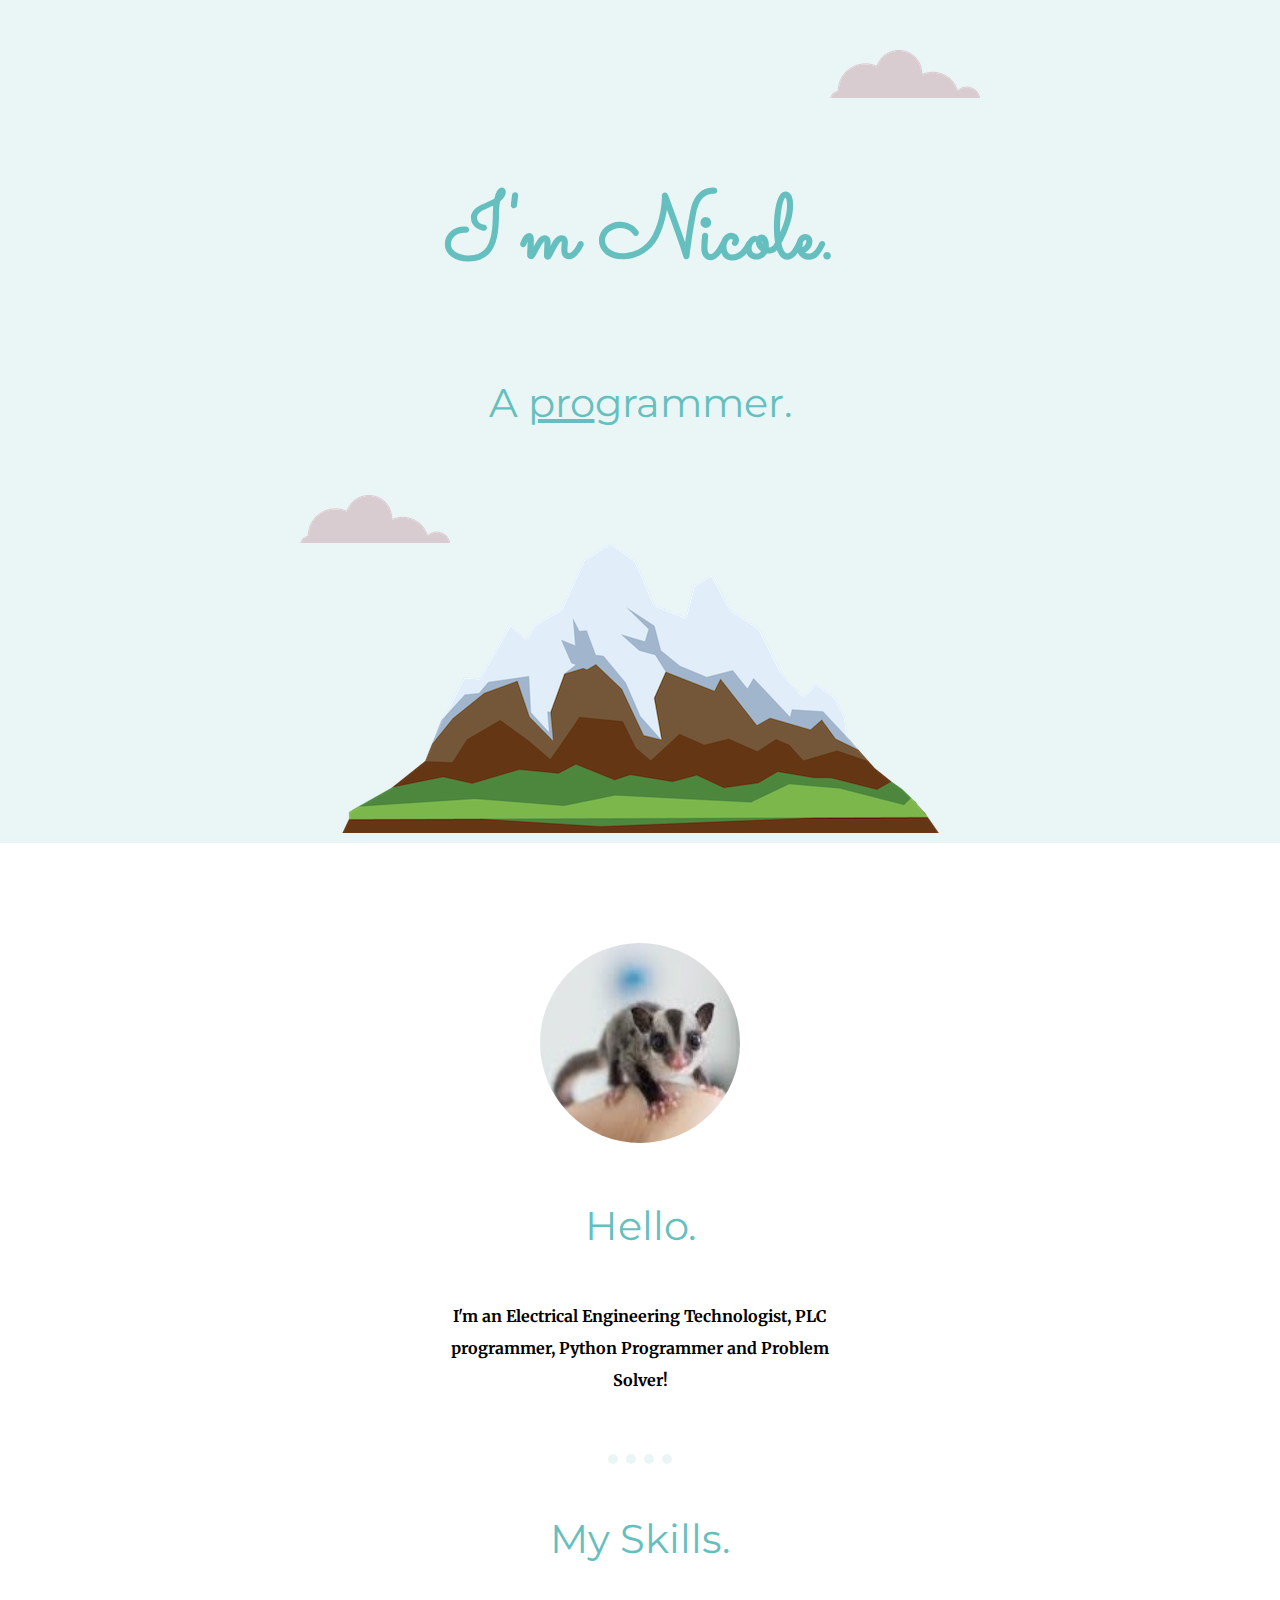
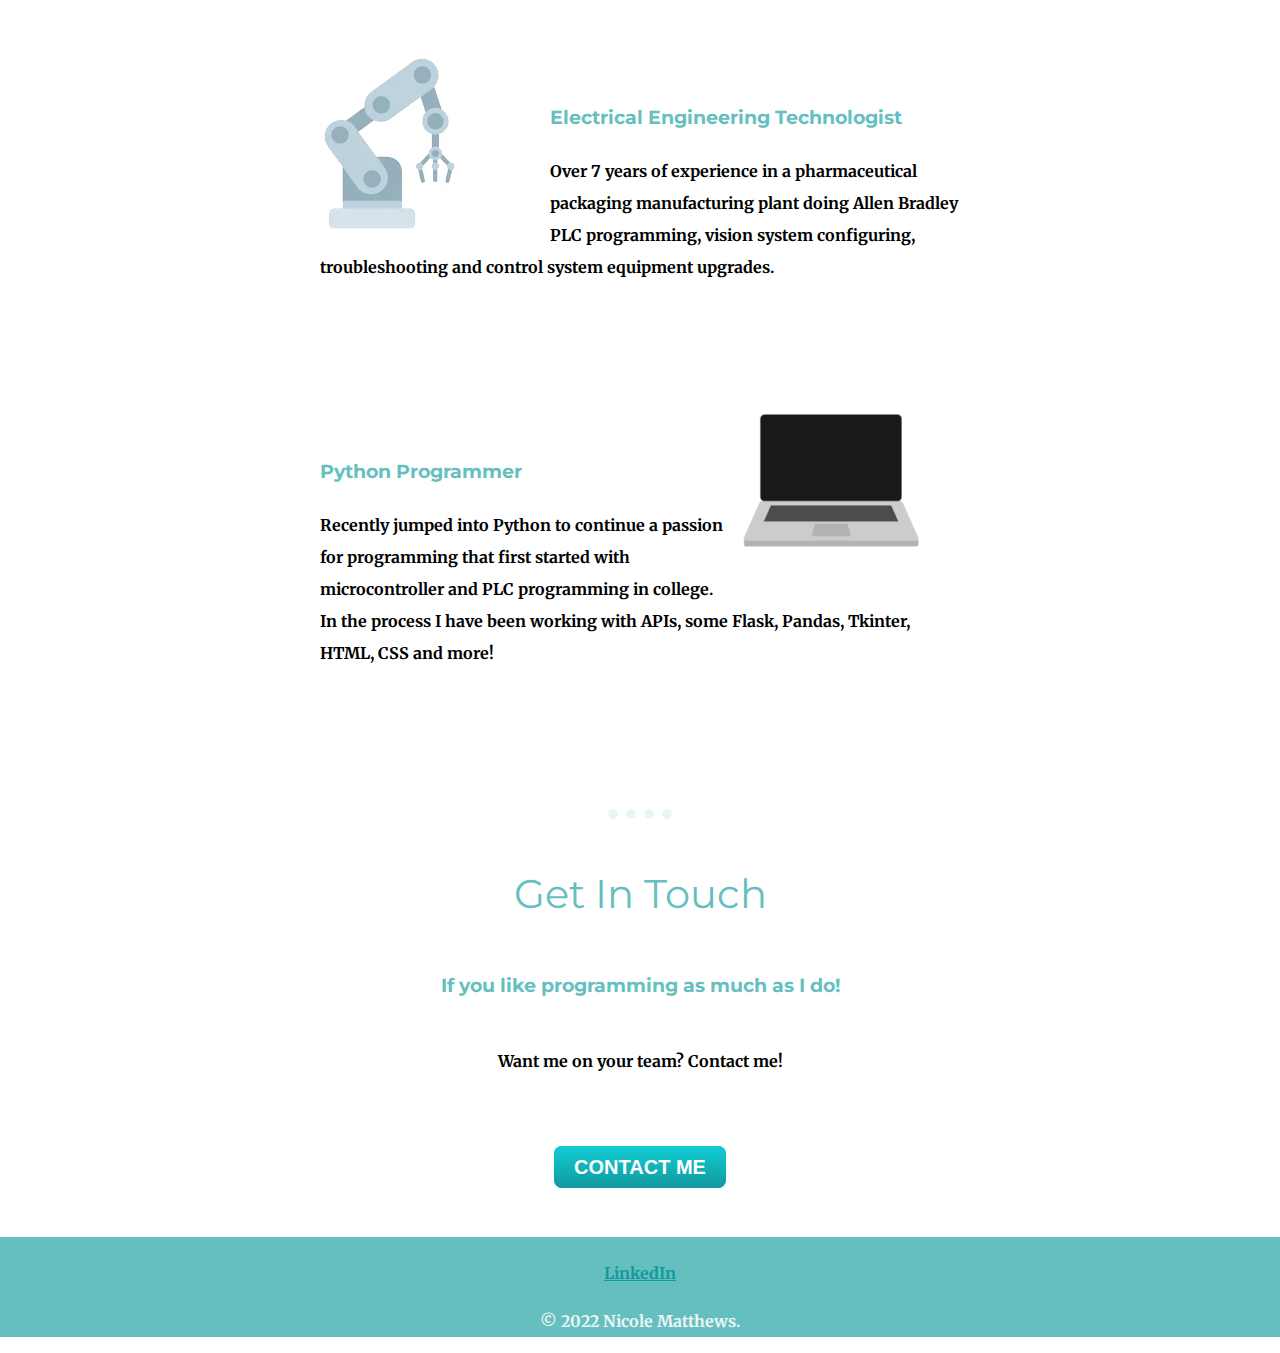
<file: index.html>
<!DOCTYPE html>
<html lang="en" dir="ltr">

<head>
  <meta charset="utf-8">
  <title>Nicole Matthews</title>
  <link rel="stylesheet" href="css/styles.css">
  <link rel="icon" href="favicon.ico">
  <link rel="preconnect" href="<link rel="preconnect" href="https://fonts.googleapis.com">
<link rel="preconnect" href="https://fonts.gstatic.com" crossorigin>
<link href="https://fonts.googleapis.com/css2?family=Merriweather&family=Montserrat&family=Sacramento&display=swap" rel="stylesheet">
</head>

<body>
  <div class="top-container">
    <img class="top-cloud" src="images/cloud.png" alt="cloud">
    <h1>I'm Nicole.</h1>
    <h2>A <span class="pro">pro</span>grammer.</h2>
    <img class="bottom-cloud" src="images/cloud.png" alt="cloud">
    <img src="images/mountain.png" alt="mountain">
  </div>
  <div class="middle-container">
    <div class="profile">
      <img class="profile-pic" src="images/sugar glider.jpg" alt="Baby Sugar Glider">
      <h2>Hello.</h2>
      <p class="intro">I'm an Electrical Engineering Technologist, PLC programmer, Python Programmer and Problem Solver!</p>
    </div>
    <hr>
    <div class="skills">
      <h2>My Skills.</h2>
      <div class="skill-row">
        <img class="robot-img" src="images/robot.webp" alt="robot">
        <h3 class=skills-title>Electrical Engineering Technologist</h3>
        <p>Over 7 years of experience in a pharmaceutical packaging manufacturing plant doing Allen Bradley PLC programming, vision system configuring, troubleshooting and control system equipment upgrades.   </p>
      </div>
      <div class="skill-row">
        <img class="computer-img" src="images/computer.gif" alt="computer">
        <h3 class=skills-title>Python Programmer</h3>
        <p>Recently jumped into Python to continue a passion for programming that first started with microcontroller and PLC programming in college. In the process I have been working with APIs, some Flask, Pandas, Tkinter, HTML, CSS and more!</p>
      </div>
    </div>
    <br>
    <hr>
    <div class="contact-me">
      <h2>Get In Touch</h2>
      <h3>If you like programming as much as I do!</h3>
      <p id="contact-me-para"> Want me on your team? Contact me!</p>
      <a class="btn" href="mailto:nicole.valen@me.com">CONTACT ME</a>
    </div>
  </div>


  <div class="bottom-container">
    <a class="footer-link" href="https://www.linkedin.com/in/nicolematthews1/">LinkedIn</a>

    <p class="copyright-text">© 2022 Nicole Matthews.</p>
  </div>

</body>

</html>
</file>
<file: css/styles.css>
body {
  margin: 0;
  text-align: center;
  font-family: 'Merriweather', serif;
  font-weight: bold;
  line-height: 2;
}

p {
    line-height: 2;
}

h1 {
  margin: 50px auto 0 auto;
  font-family: 'Sacramento', cursive;
  font-size: 562%;
  color: #66BFBF;
}

h2 {
  font-family: 'Montserrat', sans-serif;
  font-size: 2.5rem;
  color: #66BFBF;
  font-weight: normal;
}

h3 {
  font-family: 'Montserrat', sans-serif;
  color: #66BFBF;
}

hr {
  border-color: #EAF6F6;
  border-style: dotted none none none;
  height: 2px;
  width: 5%;
  border-width: 10px;
}

.top-container {
  background-color: #EAF6F6;
  padding-top: 100px;
  position: relative;
}

.middle-container {
  margin-bottom: 50px;
}

.bottom-container {
  padding-top: 20px;
  background-color: #66BFBF;
}

.pro {
  text-decoration: underline;
}

.top-cloud {
  position: absolute;
  right: 300px;
  top: 50px;
}

.bottom-cloud {
  position: absolute;
  left: 300px;
  bottom: 300px;
}
.skill-row {
  text-align: left;
  width: 50%;
  margin: 50px auto 100px auto;
}

.robot-img {
  width: 200px;
  float: left;
  margin-right: 30px;
}

.computer-img {
  width: 200px;
  float: right;
  margin-right: 30px;
}

.intro {
  width: 30%;
  margin: auto;
}

.profile {
  padding-bottom: 50px;
}

.profile-pic {
  margin-top: 100px;
  height: 200px;
  width: 200px;
  border-radius: 100px;
}
.copyright-text {
  color: #EAF6F6;
}

.footer-link {
  color: #11999E;
}

.skills-title {
  padding-top: 70px;
}

.btn {
  background: #11cdd4;
  background-image: -webkit-linear-gradient(top, #11cdd4, #11999e);
  background-image: -moz-linear-gradient(top, #11cdd4, #11999e);
  background-image: -ms-linear-gradient(top, #11cdd4, #11999e);
  background-image: -o-linear-gradient(top, #11cdd4, #11999e);
  background-image: linear-gradient(to bottom, #11cdd4, #11999e);
  -webkit-border-radius: 8;
  -moz-border-radius: 8;
  border-radius: 8px;
  font-family: Arial;
  color: #ffffff;
  font-size: 20px;
  padding: 10px 20px 10px 20px;
  text-decoration: none;
}

.btn:hover {
  background: #30e3cb;
  background-image: -webkit-linear-gradient(top, #30e3cb, #2bc4ad);
  background-image: -moz-linear-gradient(top, #30e3cb, #2bc4ad);
  background-image: -ms-linear-gradient(top, #30e3cb, #2bc4ad);
  background-image: -o-linear-gradient(top, #30e3cb, #2bc4ad);
  background-image: linear-gradient(to bottom, #30e3cb, #2bc4ad);
  text-decoration: none;
}

#contact-me-para {
  margin-bottom: 70px;
  margin-top: 40px;
}
</file>
